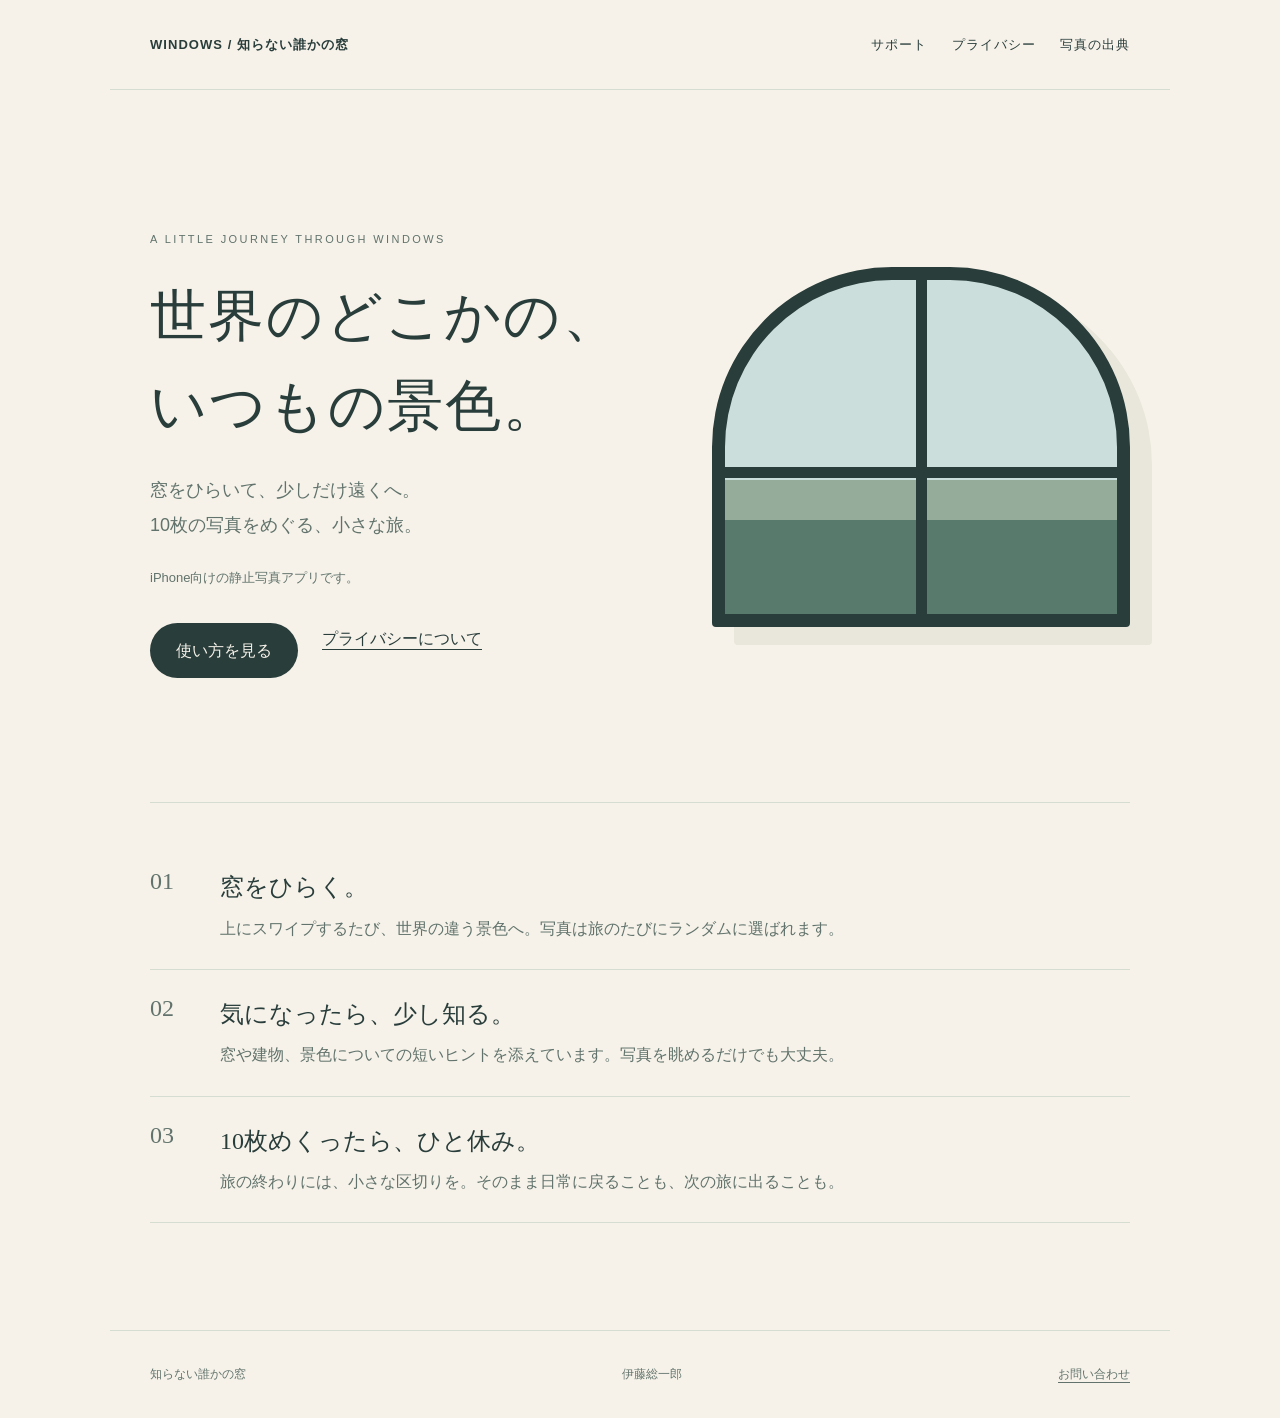
<file: index.html>
<!doctype html><html lang="ja"><head><meta charset="utf-8"><meta name="viewport" content="width=device-width,initial-scale=1"><title>世界のどこかの、いつもの景色。 | 知らない誰かの窓</title><meta name="description" content="世界の窓辺をめぐる写真アプリ「知らない誰かの窓」の公式案内。使い方、お問い合わせ、プライバシーポリシー。"><link rel="canonical" href="https://itoso0315.github.io/window-atlas-pages"><link rel="stylesheet" href="style.css"></head><body><header><a class="wordmark" href="index.html">WINDOWS / 知らない誰かの窓</a><nav aria-label="メインメニュー"><a href="support/index.html">サポート</a><a href="privacy/index.html">プライバシー</a><a href="credits/index.html">写真の出典</a></nav></header><main><section class="hero"><div><p class="eyebrow">A little journey through windows</p><h1>世界のどこかの、<br>いつもの景色。</h1><p class="lead">窓をひらいて、少しだけ遠くへ。<br>10枚の写真をめぐる、小さな旅。</p><p class="note">iPhone向けの静止写真アプリです。</p><div class="actions"><a class="button" href="support/index.html">使い方を見る</a><a href="privacy/index.html">プライバシーについて</a></div></div><div class="window" role="img" aria-label="空と緑を望む窓のイラスト"></div></section><section class="steps" aria-label="アプリの楽しみ方"><div class="step"><span class="number">01</span><div><h2>窓をひらく。</h2><p>上にスワイプするたび、世界の違う景色へ。写真は旅のたびにランダムに選ばれます。</p></div></div><div class="step"><span class="number">02</span><div><h2>気になったら、少し知る。</h2><p>窓や建物、景色についての短いヒントを添えています。写真を眺めるだけでも大丈夫。</p></div></div><div class="step"><span class="number">03</span><div><h2>10枚めくったら、ひと休み。</h2><p>旅の終わりには、小さな区切りを。そのまま日常に戻ることも、次の旅に出ることも。</p></div></div></section></main><footer><span>知らない誰かの窓</span><span>伊藤総一郎</span><a href="support/index.html">お問い合わせ</a></footer></body></html>
</file>
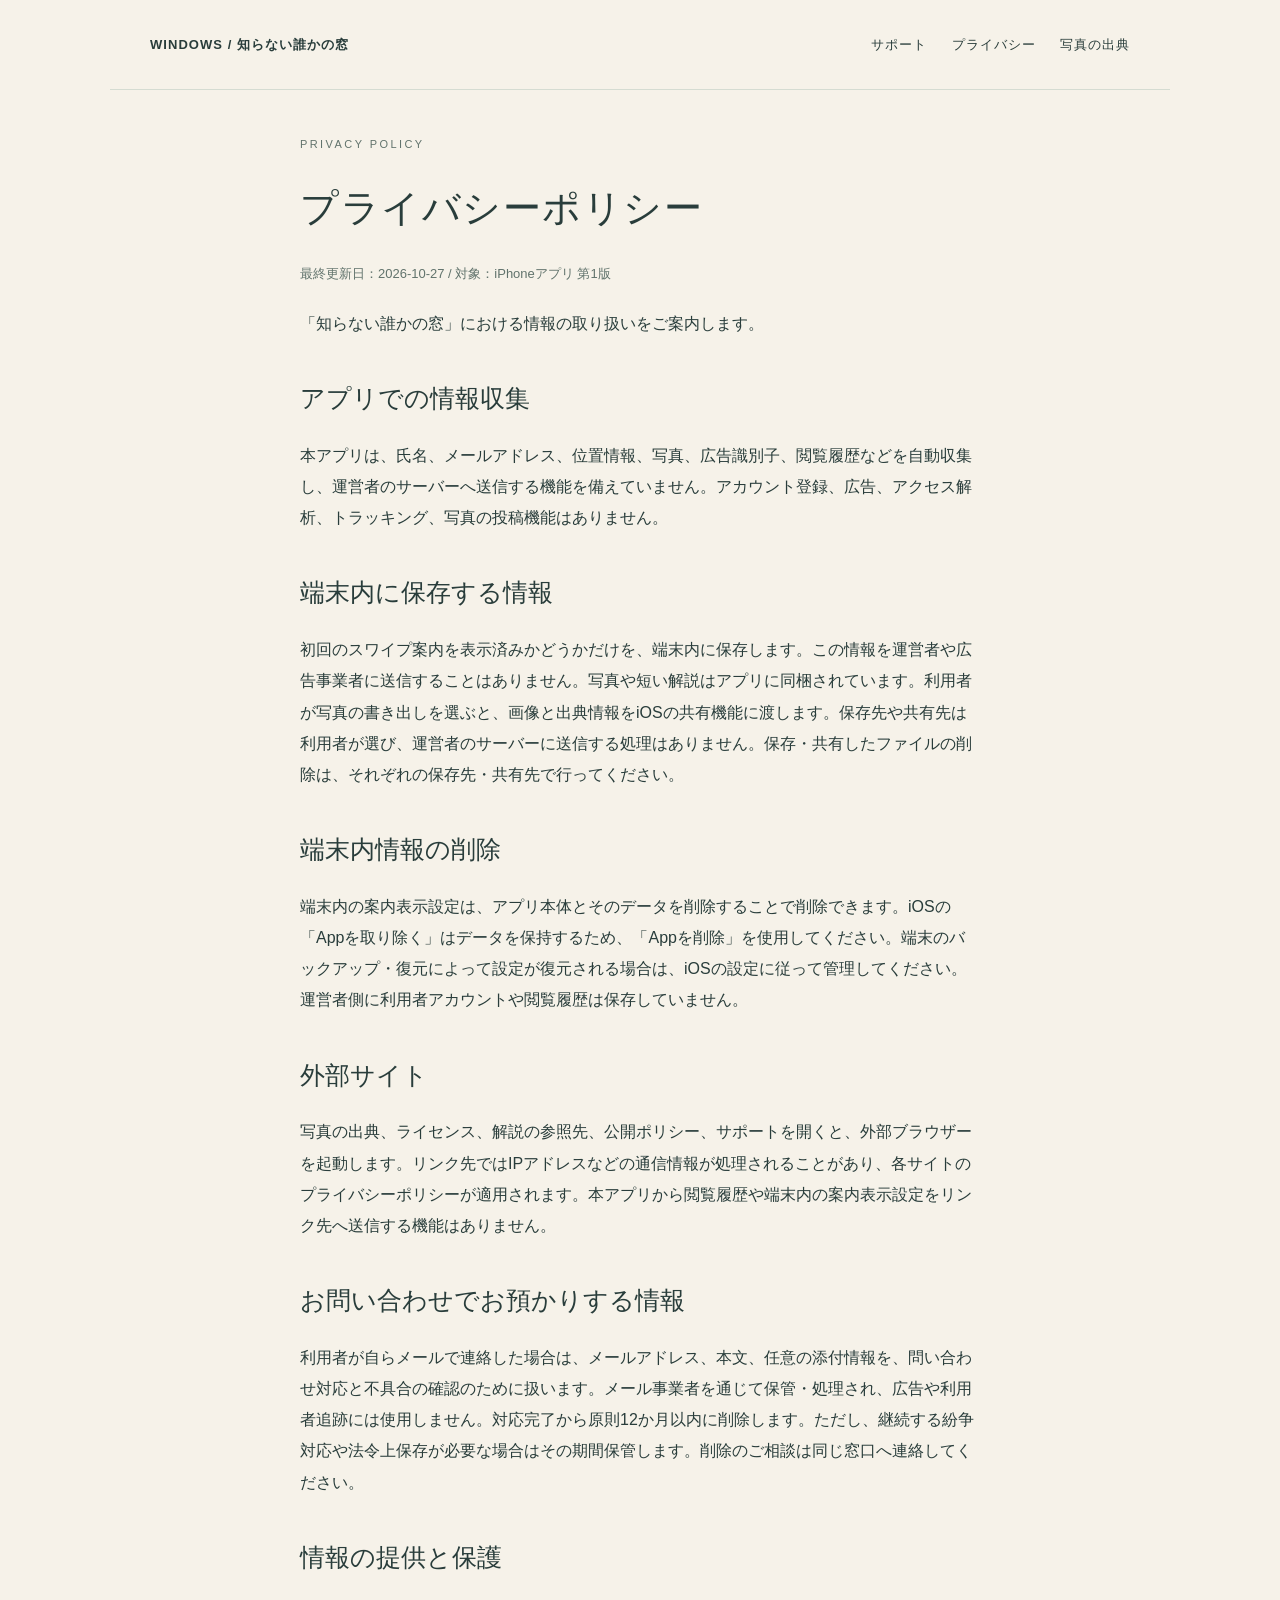
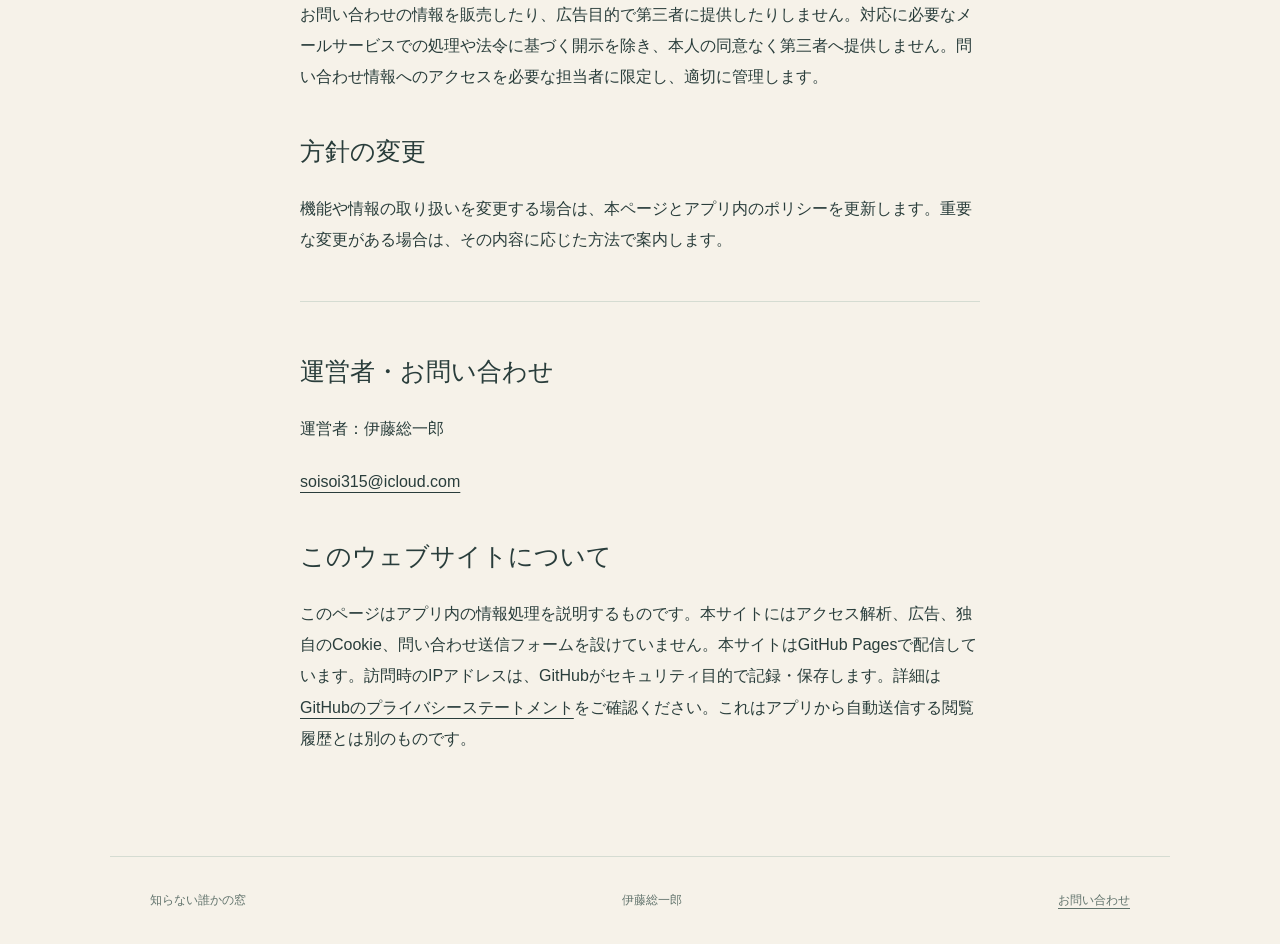
<file: privacy/index.html>
<!doctype html><html lang="ja"><head><meta charset="utf-8"><meta name="viewport" content="width=device-width,initial-scale=1"><title>プライバシーポリシー | 知らない誰かの窓</title><meta name="description" content="世界の窓辺をめぐる写真アプリ「知らない誰かの窓」の公式案内。使い方、お問い合わせ、プライバシーポリシー。"><link rel="canonical" href="https://itoso0315.github.io/window-atlas-pages/privacy/"><link rel="stylesheet" href="../style.css"></head><body><header><a class="wordmark" href="../index.html">WINDOWS / 知らない誰かの窓</a><nav aria-label="メインメニュー"><a href="../support/index.html">サポート</a><a href="../privacy/index.html">プライバシー</a><a href="../credits/index.html">写真の出典</a></nav></header><main class="document"><p class="eyebrow">Privacy policy</p><h1>プライバシーポリシー</h1><p class="meta">最終更新日：2026-10-27 / 対象：iPhoneアプリ 第1版</p><p>「知らない誰かの窓」における情報の取り扱いをご案内します。</p><section><h2>アプリでの情報収集</h2><p>本アプリは、氏名、メールアドレス、位置情報、写真、広告識別子、閲覧履歴などを自動収集し、運営者のサーバーへ送信する機能を備えていません。アカウント登録、広告、アクセス解析、トラッキング、写真の投稿機能はありません。</p></section><section><h2>端末内に保存する情報</h2><p>初回のスワイプ案内を表示済みかどうかだけを、端末内に保存します。この情報を運営者や広告事業者に送信することはありません。写真や短い解説はアプリに同梱されています。利用者が写真の書き出しを選ぶと、画像と出典情報をiOSの共有機能に渡します。保存先や共有先は利用者が選び、運営者のサーバーに送信する処理はありません。保存・共有したファイルの削除は、それぞれの保存先・共有先で行ってください。</p></section><section><h2>端末内情報の削除</h2><p>端末内の案内表示設定は、アプリ本体とそのデータを削除することで削除できます。iOSの「Appを取り除く」はデータを保持するため、「Appを削除」を使用してください。端末のバックアップ・復元によって設定が復元される場合は、iOSの設定に従って管理してください。運営者側に利用者アカウントや閲覧履歴は保存していません。</p></section><section><h2>外部サイト</h2><p>写真の出典、ライセンス、解説の参照先、公開ポリシー、サポートを開くと、外部ブラウザーを起動します。リンク先ではIPアドレスなどの通信情報が処理されることがあり、各サイトのプライバシーポリシーが適用されます。本アプリから閲覧履歴や端末内の案内表示設定をリンク先へ送信する機能はありません。</p></section><section><h2>お問い合わせでお預かりする情報</h2><p>利用者が自らメールで連絡した場合は、メールアドレス、本文、任意の添付情報を、問い合わせ対応と不具合の確認のために扱います。メール事業者を通じて保管・処理され、広告や利用者追跡には使用しません。対応完了から原則12か月以内に削除します。ただし、継続する紛争対応や法令上保存が必要な場合はその期間保管します。削除のご相談は同じ窓口へ連絡してください。</p></section><section><h2>情報の提供と保護</h2><p>お問い合わせの情報を販売したり、広告目的で第三者に提供したりしません。対応に必要なメールサービスでの処理や法令に基づく開示を除き、本人の同意なく第三者へ提供しません。問い合わせ情報へのアクセスを必要な担当者に限定し、適切に管理します。</p></section><section><h2>方針の変更</h2><p>機能や情報の取り扱いを変更する場合は、本ページとアプリ内のポリシーを更新します。重要な変更がある場合は、その内容に応じた方法で案内します。</p></section><section class="contact"><h2>運営者・お問い合わせ</h2><p>運営者：伊藤総一郎</p><p><a href="mailto:soisoi315@icloud.com">soisoi315@icloud.com</a></p></section><section><h2>このウェブサイトについて</h2><p>このページはアプリ内の情報処理を説明するものです。本サイトにはアクセス解析、広告、独自のCookie、問い合わせ送信フォームを設けていません。本サイトはGitHub Pagesで配信しています。訪問時のIPアドレスは、GitHubがセキュリティ目的で記録・保存します。詳細は<a href="https://docs.github.com/en/site-policy/privacy-policies/github-general-privacy-statement">GitHubのプライバシーステートメント</a>をご確認ください。これはアプリから自動送信する閲覧履歴とは別のものです。</p></section></main><footer><span>知らない誰かの窓</span><span>伊藤総一郎</span><a href="../support/index.html">お問い合わせ</a></footer></body></html>
</file>
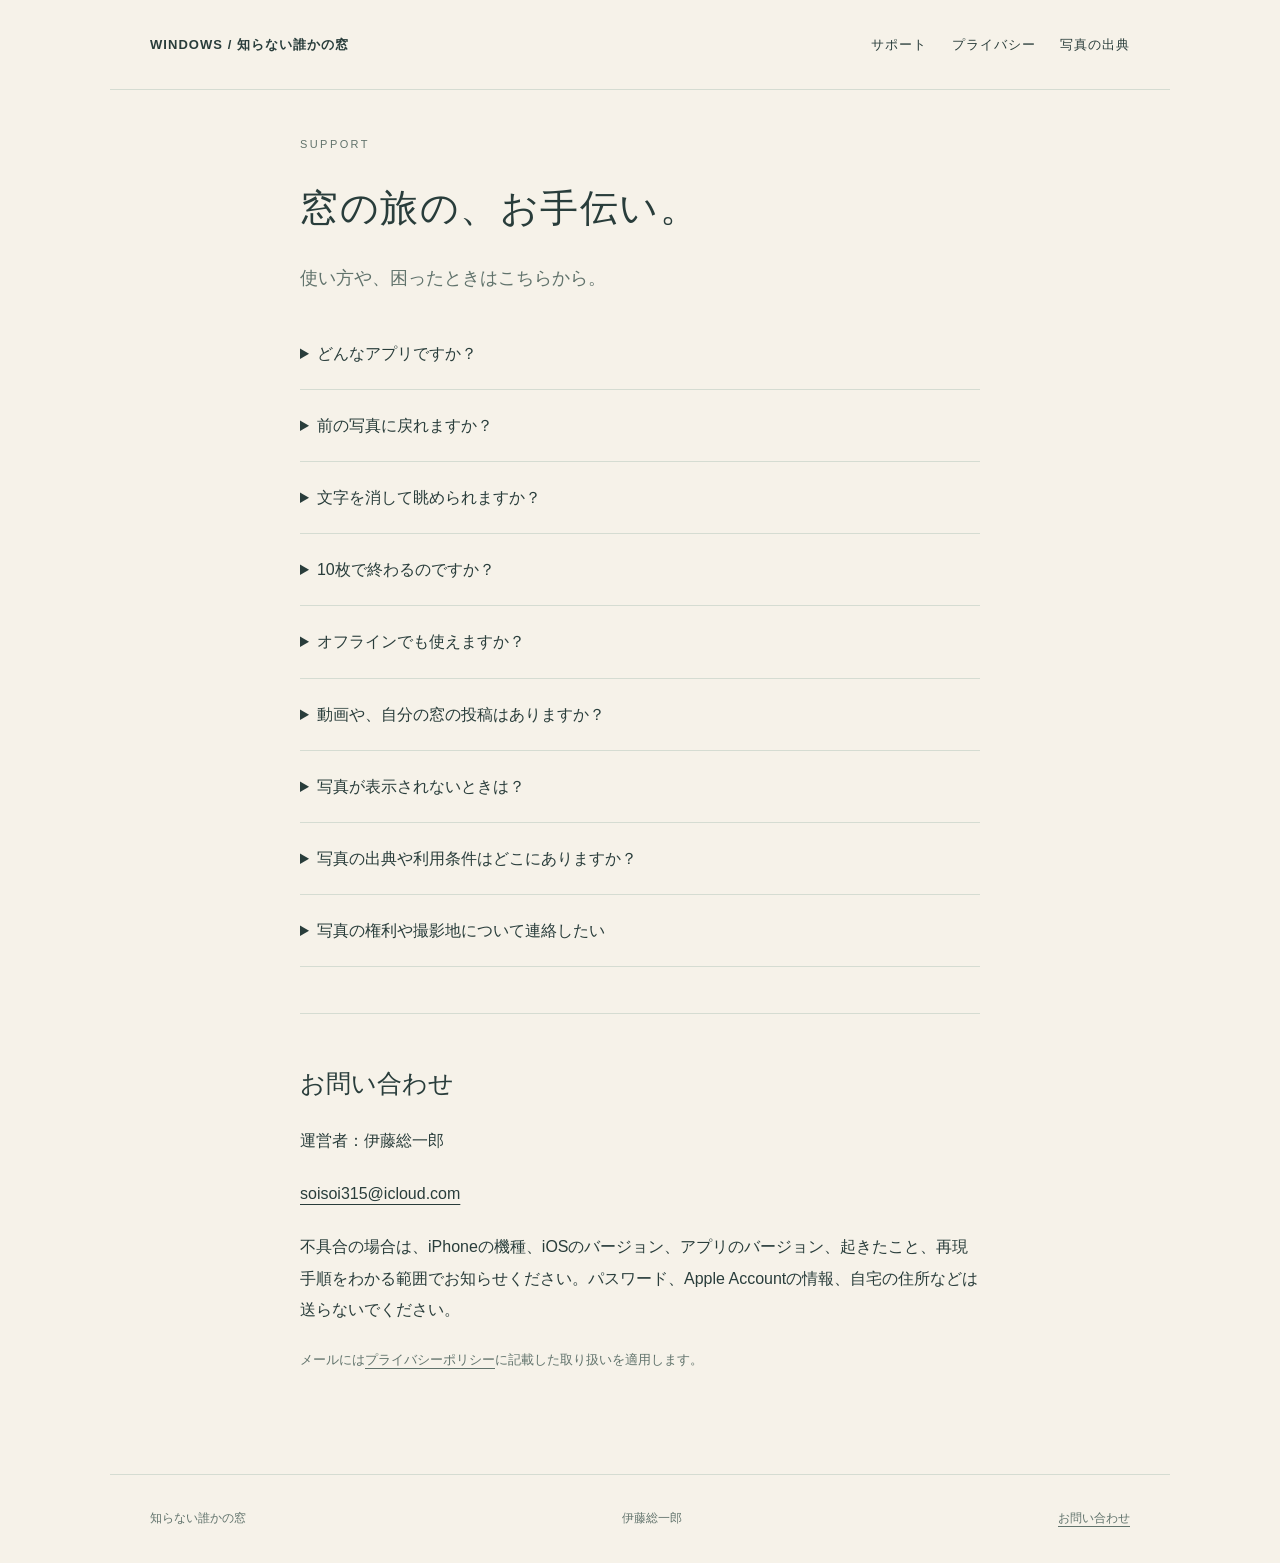
<file: support/index.html>
<!doctype html><html lang="ja"><head><meta charset="utf-8"><meta name="viewport" content="width=device-width,initial-scale=1"><title>サポート | 知らない誰かの窓</title><meta name="description" content="世界の窓辺をめぐる写真アプリ「知らない誰かの窓」の公式案内。使い方、お問い合わせ、プライバシーポリシー。"><link rel="canonical" href="https://itoso0315.github.io/window-atlas-pages/support/"><link rel="stylesheet" href="../style.css"></head><body><header><a class="wordmark" href="../index.html">WINDOWS / 知らない誰かの窓</a><nav aria-label="メインメニュー"><a href="../support/index.html">サポート</a><a href="../privacy/index.html">プライバシー</a><a href="../credits/index.html">写真の出典</a></nav></header><main class="document"><p class="eyebrow">Support</p><h1>窓の旅の、お手伝い。</h1><p class="lead">使い方や、困ったときはこちらから。</p><details><summary>どんなアプリですか？</summary><p>世界の窓辺の静止写真を、上にスワイプしながら眺めるアプリです。ホームの「窓をひらく」から、毎回ランダムな10枚の旅が始まります。</p></details><details><summary>前の写真に戻れますか？</summary><p>下にスワイプすると、同じ旅の前の写真に戻れます。新しい旅を始めると写真が選び直されます。</p></details><details><summary>文字を消して眺められますか？</summary><p>写真をタップすると文字とボタンを隠せます。もう一度タップすると操作表示に戻ります。</p></details><details><summary>10枚で終わるのですか？</summary><p>はい。最後の画面で「次の旅へ」を選ぶと、別の10枚を楽しめます。「ホームに戻る」で旅を終えることもできます。</p></details><details><summary>オフラインでも使えますか？</summary><p>写真と短い解説はアプリに収録されているため、インストール後はオフラインでも眺められます。外部の出典・参照先や公開サポートページには通信が必要です。</p></details><details><summary>動画や、自分の窓の投稿はありますか？</summary><p>第1版は静止写真の鑑賞に対応しています。ライブ配信、動画、写真の投稿、ログイン機能はありません。</p></details><details><summary>写真が表示されないときは？</summary><p>画面の「再読み込み」を試してください。改善しない場合はアプリを終了して開き直し、iPhoneの空き容量を確認してください。再インストール前には、アプリのダウンロードに通信と空き容量が必要なことをご確認ください。</p></details><details><summary>写真の出典や利用条件はどこにありますか？</summary><p>各写真の「景色のヒント」に作者、原典、ライセンス、変更内容を掲載しています。写真を再利用する場合は、写真ごとの条件を原典で確認してください。アプリから写真を書き出す機能はありません。</p></details><details><summary>写真の権利や撮影地について連絡したい</summary><p>写真のタイトル、表示される場所、原典URL、問題の内容を問い合わせ窓口へお知らせください。権利に関する申し出の場合は、権利者ご本人または代理人であることと、確認に必要な根拠もお知らせください。自宅の住所など不要な個人情報は送らないでください。</p></details><section class="contact"><h2>お問い合わせ</h2><p>運営者：伊藤総一郎</p><p><a href="mailto:soisoi315@icloud.com">soisoi315@icloud.com</a></p><p>不具合の場合は、iPhoneの機種、iOSのバージョン、アプリのバージョン、起きたこと、再現手順をわかる範囲でお知らせください。パスワード、Apple Accountの情報、自宅の住所などは送らないでください。</p><p class="note">メールには<a href="../privacy/index.html">プライバシーポリシー</a>に記載した取り扱いを適用します。</p></section></main><footer><span>知らない誰かの窓</span><span>伊藤総一郎</span><a href="../support/index.html">お問い合わせ</a></footer></body></html>
</file>
<file: style.css>
:root{--paper:#f6f2e9;--ink:#293d3b;--muted:#61736c;--line:#d5dcd2}*{box-sizing:border-box}html{scroll-behavior:smooth}body{margin:0;background:var(--paper);color:var(--ink);font:16px/1.95 -apple-system,BlinkMacSystemFont,"Hiragino Kaku Gothic ProN",sans-serif}a{color:inherit;text-underline-offset:.3em}a:hover{color:#607c6c}a:focus-visible,summary:focus-visible{outline:3px solid #9d6b39;outline-offset:6px}header,footer,main{max-width:1060px;margin:auto;padding:32px 40px}header{display:flex;justify-content:space-between;align-items:center;border-bottom:1px solid var(--line);gap:24px}header a{text-decoration:none;font-size:13px;letter-spacing:.08em}nav{display:flex;gap:24px}.wordmark{font-weight:600}.eyebrow{font-size:11px;letter-spacing:.22em;text-transform:uppercase;color:var(--muted)}h1,h2,.serif{font-family:"Hiragino Mincho ProN",YuMincho,serif;font-weight:400}h1{font-size:clamp(32px,5vw,56px);line-height:1.6;letter-spacing:.04em;margin:18px 0 22px}h2{font-size:25px;line-height:1.6;margin-top:40px}p{margin:12px 0 22px}.lead{font-size:18px;color:var(--muted)}.hero{min-height:650px;display:grid;grid-template-columns:1.2fr 1fr;gap:60px;align-items:center}.window{height:360px;border-radius:180px 180px 4px 4px;border:13px solid var(--ink);background:linear-gradient(#cbdedc 0 60%,#94ac99 60% 72%,#587a6c 72%);position:relative;box-shadow:22px 18px 0 #e9e6db}.window:before{content:"";position:absolute;width:11px;height:100%;background:var(--ink);left:calc(50% - 5px)}.window:after{content:"";position:absolute;height:11px;width:100%;background:var(--ink);top:56%}.intro{max-width:650px}.actions{display:flex;gap:24px;flex-wrap:wrap;margin-top:32px}.button{display:inline-block;background:var(--ink);color:var(--paper);padding:12px 26px;border-radius:30px;text-decoration:none}.button:hover{color:white;background:#3a5750}.steps{border-top:1px solid var(--line);padding-top:40px;margin:30px 0 75px}.step{display:grid;grid-template-columns:70px 1fr;border-bottom:1px solid var(--line);padding:25px 0}.number{font:24px Georgia,serif;color:var(--muted)}.step h2{font-size:24px;margin:0}.step p{margin:6px 0 0;color:var(--muted)}.document{max-width:760px;padding-bottom:80px}.document h1{font-size:38px}.meta{font-size:13px;color:var(--muted)}details{border-bottom:1px solid var(--line);padding:22px 0}summary{cursor:pointer;font-weight:500;line-height:1.7}details p{margin:20px 0 0;color:var(--muted)}.contact{margin-top:46px;border-top:1px solid var(--line);padding-top:10px;overflow-wrap:anywhere}.note{font-size:13px;color:var(--muted)}.preview-note{padding:12px 24px;background:#efe2c7;color:#5d4b2f;font-size:13px;text-align:center}footer{display:flex;justify-content:space-between;gap:24px;border-top:1px solid var(--line);font-size:12px;color:var(--muted)}@media(max-width:650px){header,footer,main{padding:24px}header{align-items:flex-start;flex-direction:column;gap:12px}nav{gap:22px}.hero{grid-template-columns:1fr;gap:36px;padding:30px 0 60px;min-height:0}.window{width:210px;height:270px;margin:0 auto}.lead{font-size:16px}.document h1{font-size:29px}.step{grid-template-columns:45px 1fr}.step h2{font-size:21px}footer{flex-direction:column;gap:8px}}
</file>
